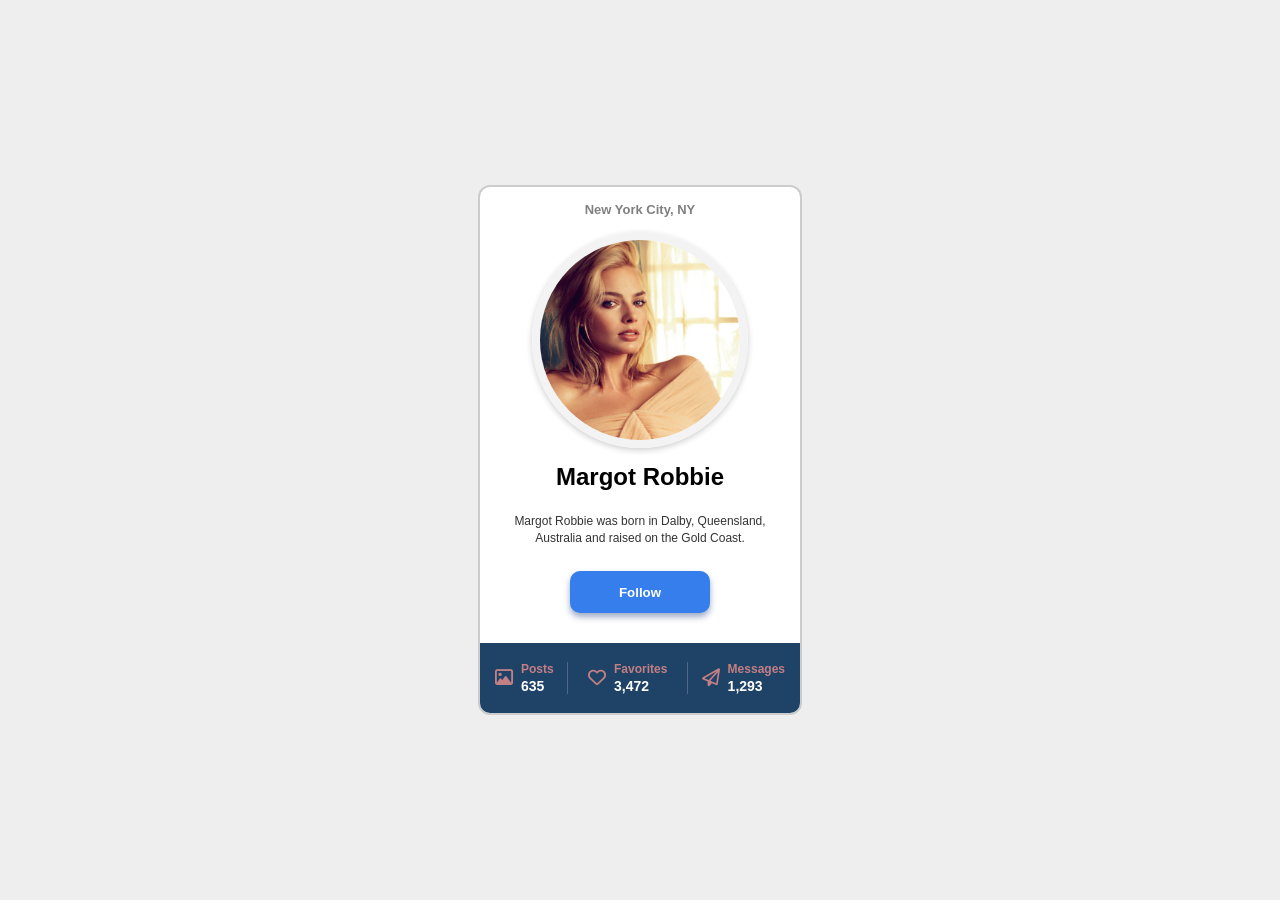
<file: index.html>
<!doctype html>
<html lang="en">
  <head>
    <meta charset="UTF-8" />
    <meta name="viewport" content="width=device-width, initial-scale=1.0" />
    <title>Document</title>
    <link rel="stylesheet" href="UserCard.css" />
    <link
      rel="stylesheet"
      href="https://cdnjs.cloudflare.com/ajax/libs/font-awesome/6.5.0/css/all.min.css"
    />
  </head>
  <body>
    <div class="UserCard">
      <header class="first-part">
        <h1>New York City, NY</h1>
      </header>
      <main class="content-part">
        <img class="photo" src="assets/ProfilePhoto.jpg" alt="Margot Robbie" />
        <h2 class="name">Margot Robbie</h2>
        <p class="explanation">
          Margot Robbie was born in Dalby, Queensland,<br />
          Australia and raised on the Gold Coast.
        </p>
        <button class="btn">Follow</button>
      </main>
      <footer class="last-part">
        <div class="stat-item">
          <i class="fa-regular fa-image"></i>
          <div class="stat-text">
            <span class="label">Posts</span>
            <span class="value">635</span>
          </div>
        </div>

        <div class="stat-item middle">
          <i class="fa-regular fa-heart"></i>
          <div class="stat-text">
            <span class="label">Favorites</span>
            <span class="value">3,472</span>
          </div>
        </div>

        <div class="stat-item">
          <i class="fa-regular fa-paper-plane"></i>
          <div class="stat-text">
            <span class="label">Messages</span>
            <span class="value">1,293</span>
          </div>
        </div>
      </footer>
    </div>
  </body>
</html>
</file>
<file: UserCard.css>
body {
  display: flex;
  justify-content: center;
  align-items: center;
  height: 100vh;
  margin: 0;
  background-color: #eee;
  font-family: Arial, sans-serif;
}

.UserCard {
  display: flex;
  flex-direction: column;
  border: 2px solid #ccc;
  border-radius: 12px;
  width: 320px;
  background-color: white;
  overflow: hidden;
}

.first-part {
  text-align: center;
  padding: 15px 0 5px;
}

.first-part h1 {
  font-size: 13px;
  color: gray;
  margin: 0;
}
.content-part {
  display: flex;
  flex-direction: column;
  align-items: center;
  padding: 10px 20px;
}

.photo {
  width: 200px;
  height: 200px;
  object-fit: cover;
  border-radius: 50%;
  border: 8px solid #f3f3f3;
  box-shadow: 0 2px 6px rgba(0, 0, 0, 0.2);
}

.name {
  margin-top: 15px;
  margin-bottom: 10px;
  font-size: 24px;
}

.explanation {
  text-align: center;
  font-size: 12px;
  color: #333;
  margin-bottom: 25px;
  line-height: 1.4;
}

.btn {
  width: 140px;
  height: 42px;
  border-radius: 10px;
  border: none;
  background-color: rgb(54, 126, 235);
  color: white;
  font-weight: bold;
  cursor: pointer;
  box-shadow: 0 4px 6px rgba(9, 45, 113, 0.4);
  margin-bottom: 20px;
  transition: 0.2s;
}

.btn:hover {
  background-color: rgb(84, 115, 160);
}

.last-part {
  display: flex;
  justify-content: space-between;
  align-items: center;
  background-color: rgb(31, 66, 103);
  height: 70px;
  padding: 0 15px;
}
.stat-item {
  display: flex;
  align-items: center;
  color: rgb(195, 128, 132);
}
.stat-item i {
  font-size: 18px;
  margin-right: 8px;
  color: rgb(195, 128, 132);
}

.stat-text {
  display: flex;
  flex-direction: column;
}

.label {
  font-size: 12px;
  font-weight: bold;
}
.value {
  color: white;
  font-size: 14px;
  font-weight: bold;
  margin-top: 2px;
}
.middle {
  border-left: 1px solid rgba(255, 255, 255, 0.2);
  border-right: 1px solid rgba(255, 255, 255, 0.2);
  padding: 0 20px;
}
</file>
